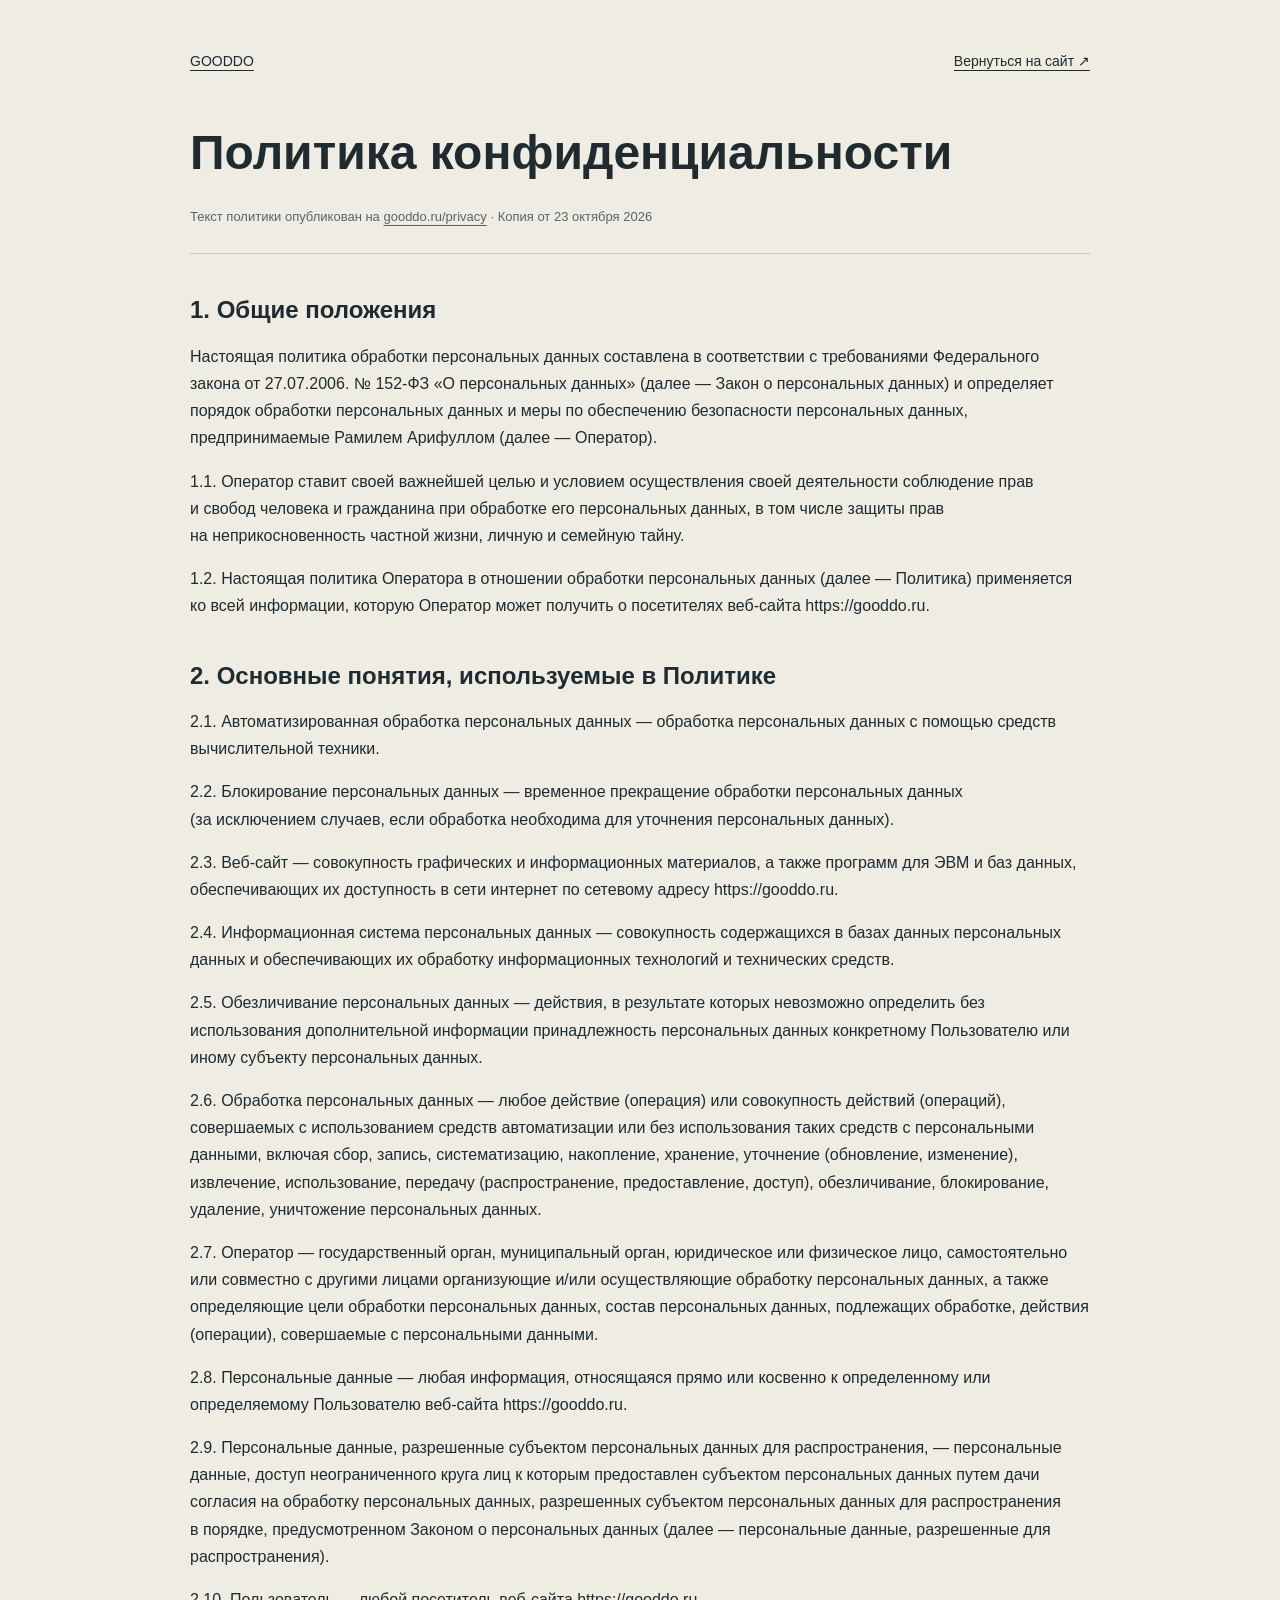
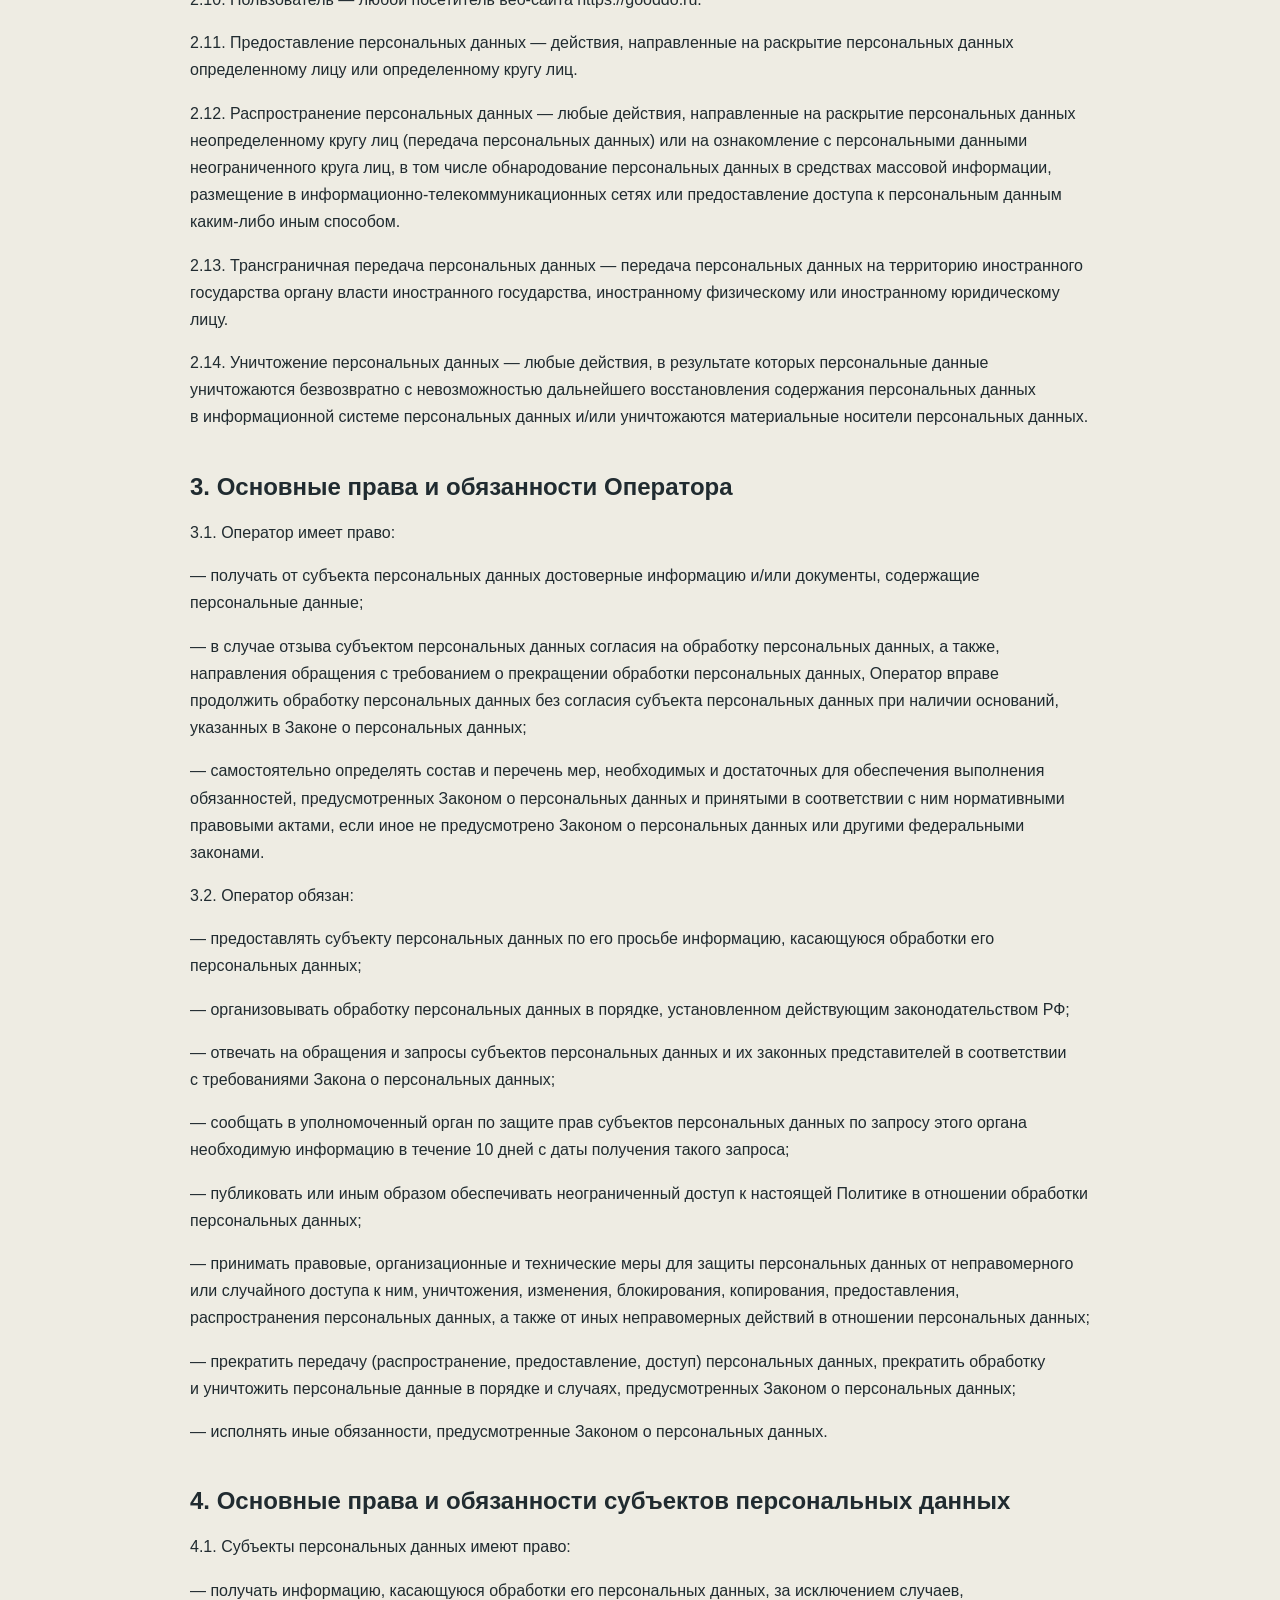
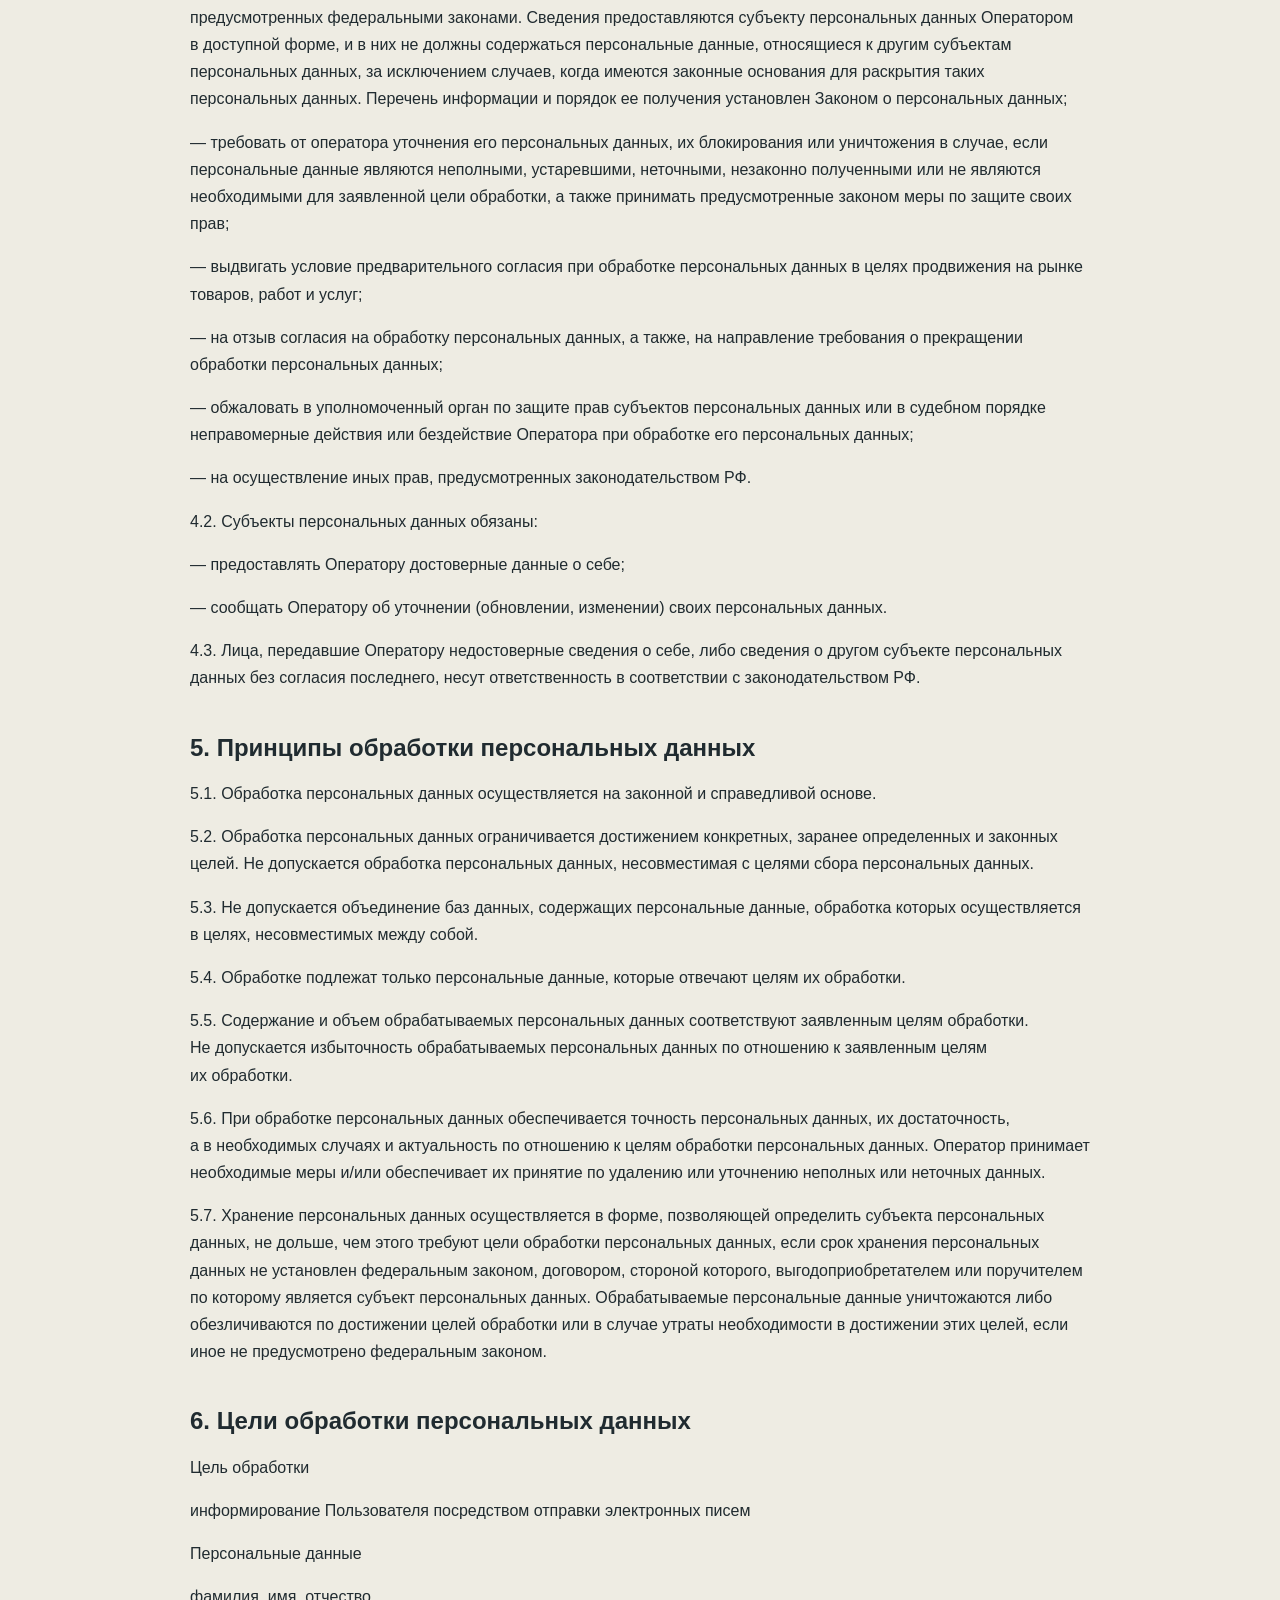
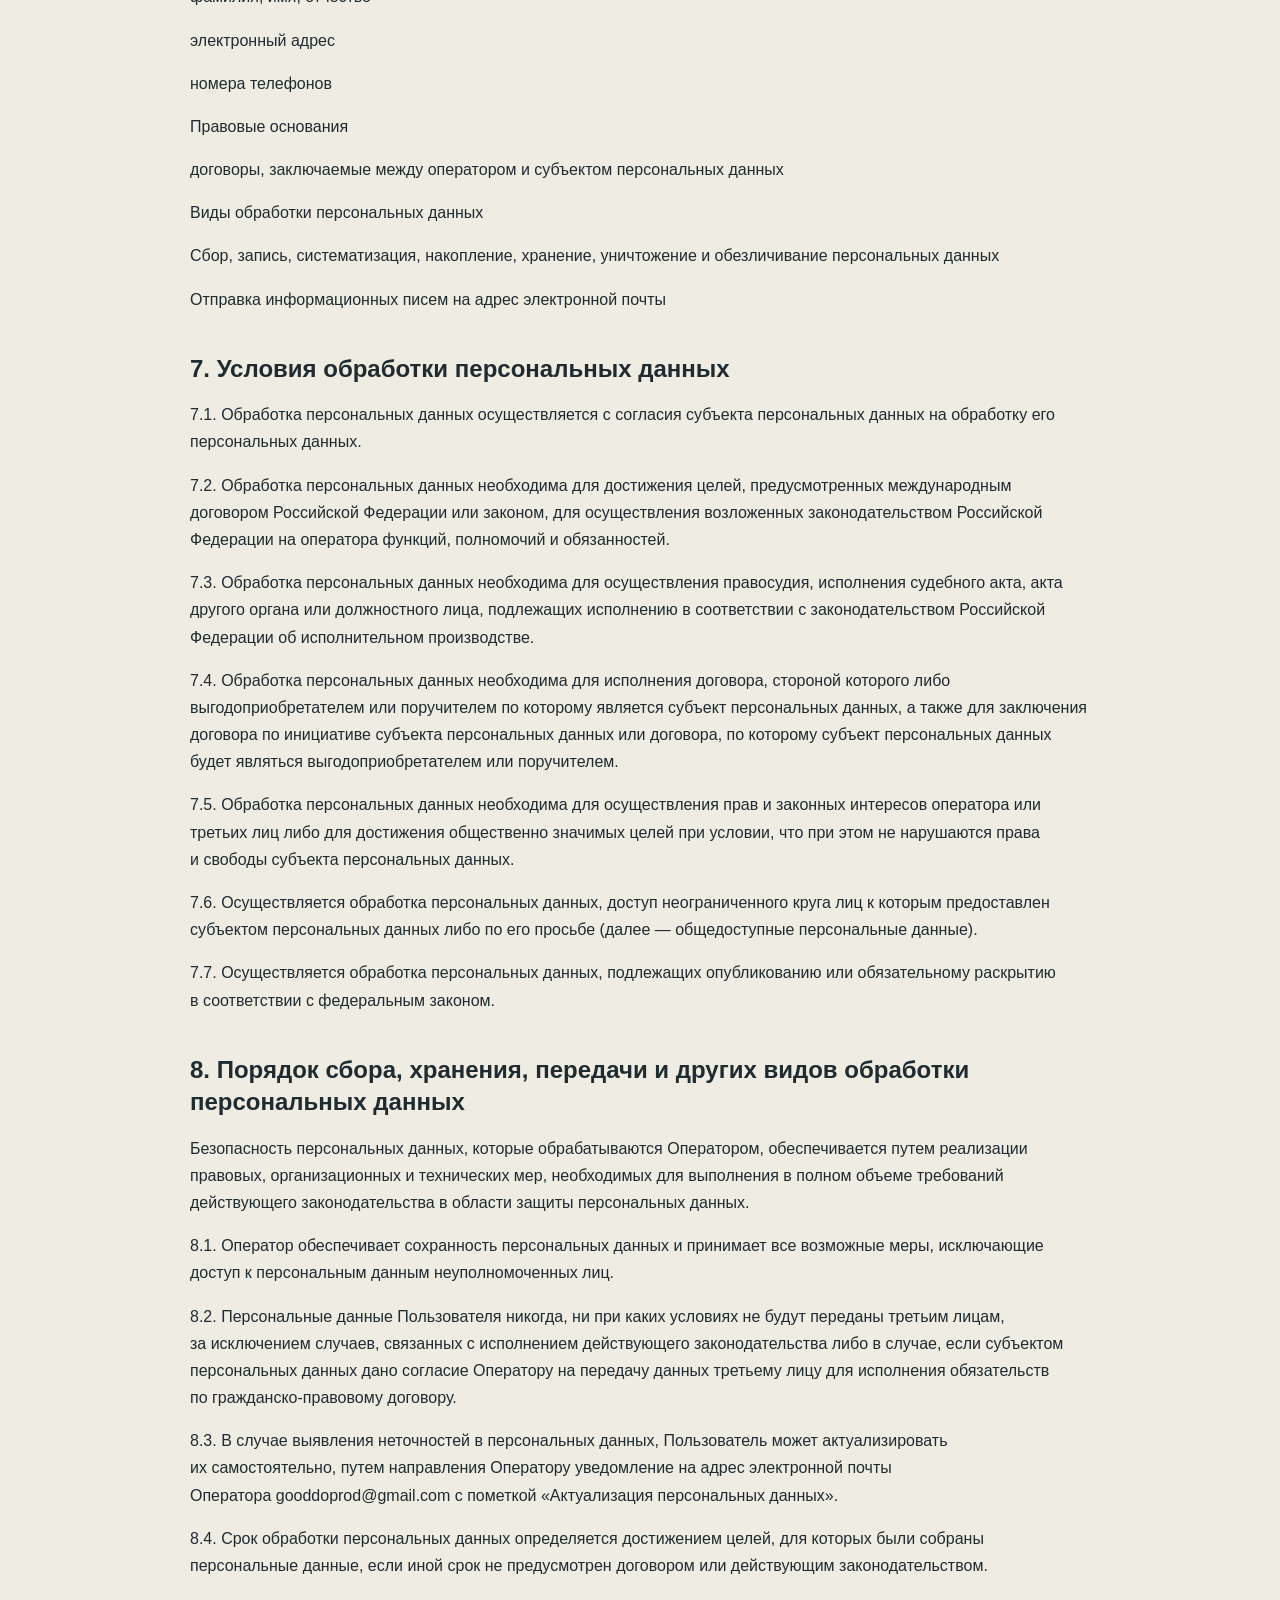
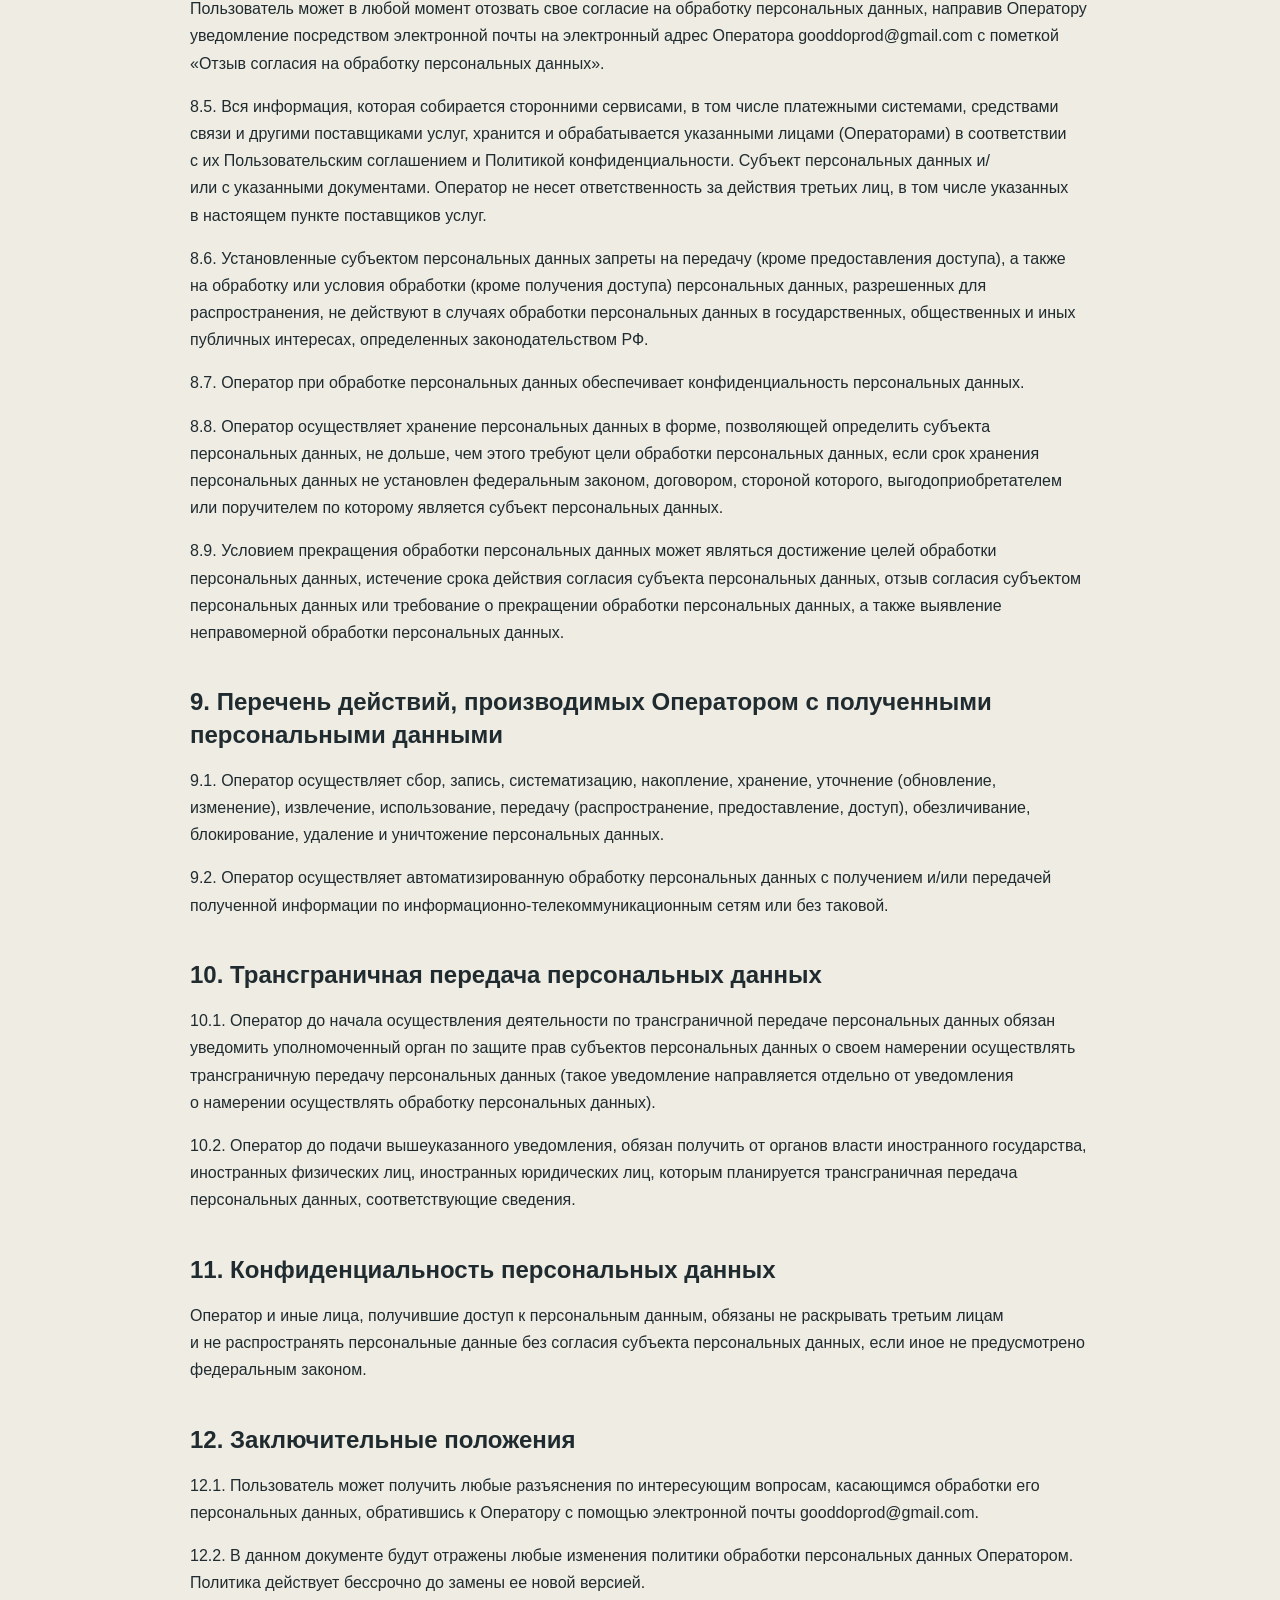
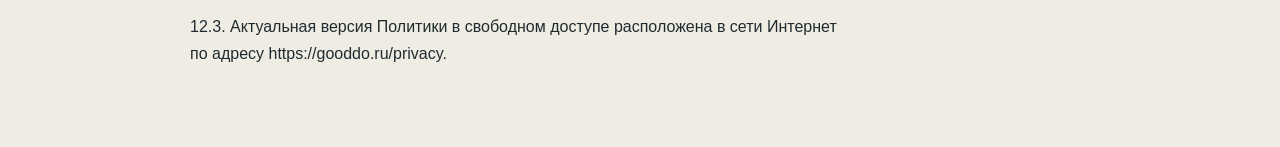
<file: privacy.html>
<!doctype html><html lang="ru"><head><meta charset="utf-8"><meta name="viewport" content="width=device-width,initial-scale=1"><title>Политика конфиденциальности — GoodDo</title><style>*{box-sizing:border-box}body{margin:0;background:#eeece3;color:#202b30;font:16px/1.7 Arial,sans-serif}main{width:min(900px,90vw);margin:50px auto 80px}a{color:inherit;text-underline-offset:4px}header{display:flex;justify-content:space-between;gap:20px;margin-bottom:50px;font-size:14px}h1{font-size:clamp(30px,5vw,48px);line-height:1.2;margin:0 0 25px}h2{font-size:24px;line-height:1.35;margin:40px 0 15px}p{overflow-wrap:anywhere}.source{font-size:13px;color:#56656a;border-bottom:1px solid #26323833;padding-bottom:25px}@media(max-width:600px){main{margin-top:25px}header{margin-bottom:30px}h2{font-size:21px}body{font-size:15px}}</style></head><body><main><header><a href="index.html">GOODDO</a><a href="index.html#contacts">Вернуться на сайт ↗</a></header><h1>Политика конфиденциальности</h1><p class="source">Текст политики опубликован на <a href="https://gooddo.ru/privacy" target="_blank" rel="noopener">gooddo.ru/privacy</a> · Копия от 23 октября 2026</p><h2>1. Общие положения</h2>
<p>Настоящая политика обработки персональных данных составлена в соответствии с требованиями Федерального закона от 27.07.2006. № 152-ФЗ «О персональных данных» (далее — Закон о персональных данных) и определяет порядок обработки персональных данных и меры по обеспечению безопасности персональных данных, предпринимаемые Рамилем Арифуллом (далее — Оператор).</p>
<p>1.1. Оператор ставит своей важнейшей целью и условием осуществления своей деятельности соблюдение прав и свобод человека и гражданина при обработке его персональных данных, в том числе защиты прав на неприкосновенность частной жизни, личную и семейную тайну.</p>
<p>1.2. Настоящая политика Оператора в отношении обработки персональных данных (далее — Политика) применяется ко всей информации, которую Оператор может получить о посетителях веб-сайта https://gooddo.ru.</p>
<h2>2. Основные понятия, используемые в Политике</h2>
<p>2.1. Автоматизированная обработка персональных данных — обработка персональных данных с помощью средств вычислительной техники.</p>
<p>2.2. Блокирование персональных данных — временное прекращение обработки персональных данных (за исключением случаев, если обработка необходима для уточнения персональных данных).</p>
<p>2.3. Веб-сайт — совокупность графических и информационных материалов, а также программ для ЭВМ и баз данных, обеспечивающих их доступность в сети интернет по сетевому адресу https://gooddo.ru.</p>
<p>2.4. Информационная система персональных данных — совокупность содержащихся в базах данных персональных данных и обеспечивающих их обработку информационных технологий и технических средств.</p>
<p>2.5. Обезличивание персональных данных — действия, в результате которых невозможно определить без использования дополнительной информации принадлежность персональных данных конкретному Пользователю или иному субъекту персональных данных.</p>
<p>2.6. Обработка персональных данных — любое действие (операция) или совокупность действий (операций), совершаемых с использованием средств автоматизации или без использования таких средств с персональными данными, включая сбор, запись, систематизацию, накопление, хранение, уточнение (обновление, изменение), извлечение, использование, передачу (распространение, предоставление, доступ), обезличивание, блокирование, удаление, уничтожение персональных данных.</p>
<p>2.7. Оператор — государственный орган, муниципальный орган, юридическое или физическое лицо, самостоятельно или совместно с другими лицами организующие и/или осуществляющие обработку персональных данных, а также определяющие цели обработки персональных данных, состав персональных данных, подлежащих обработке, действия (операции), совершаемые с персональными данными.</p>
<p>2.8. Персональные данные — любая информация, относящаяся прямо или косвенно к определенному или определяемому Пользователю веб-сайта https://gooddo.ru.</p>
<p>2.9. Персональные данные, разрешенные субъектом персональных данных для распространения, — персональные данные, доступ неограниченного круга лиц к которым предоставлен субъектом персональных данных путем дачи согласия на обработку персональных данных, разрешенных субъектом персональных данных для распространения в порядке, предусмотренном Законом о персональных данных (далее — персональные данные, разрешенные для распространения).</p>
<p>2.10. Пользователь — любой посетитель веб-сайта https://gooddo.ru.</p>
<p>2.11. Предоставление персональных данных — действия, направленные на раскрытие персональных данных определенному лицу или определенному кругу лиц.</p>
<p>2.12. Распространение персональных данных — любые действия, направленные на раскрытие персональных данных неопределенному кругу лиц (передача персональных данных) или на ознакомление с персональными данными неограниченного круга лиц, в том числе обнародование персональных данных в средствах массовой информации, размещение в информационно-телекоммуникационных сетях или предоставление доступа к персональным данным каким-либо иным способом.</p>
<p>2.13. Трансграничная передача персональных данных — передача персональных данных на территорию иностранного государства органу власти иностранного государства, иностранному физическому или иностранному юридическому лицу.</p>
<p>2.14. Уничтожение персональных данных — любые действия, в результате которых персональные данные уничтожаются безвозвратно с невозможностью дальнейшего восстановления содержания персональных данных в информационной системе персональных данных и/или уничтожаются материальные носители персональных данных.</p>
<h2>3. Основные права и обязанности Оператора</h2>
<p>3.1. Оператор имеет право:</p>
<p>— получать от субъекта персональных данных достоверные информацию и/или документы, содержащие персональные данные;</p>
<p>— в случае отзыва субъектом персональных данных согласия на обработку персональных данных, а также, направления обращения с требованием о прекращении обработки персональных данных, Оператор вправе продолжить обработку персональных данных без согласия субъекта персональных данных при наличии оснований, указанных в Законе о персональных данных;</p>
<p>— самостоятельно определять состав и перечень мер, необходимых и достаточных для обеспечения выполнения обязанностей, предусмотренных Законом о персональных данных и принятыми в соответствии с ним нормативными правовыми актами, если иное не предусмотрено Законом о персональных данных или другими федеральными законами.</p>
<p>3.2. Оператор обязан:</p>
<p>— предоставлять субъекту персональных данных по его просьбе информацию, касающуюся обработки его персональных данных;</p>
<p>— организовывать обработку персональных данных в порядке, установленном действующим законодательством РФ;</p>
<p>— отвечать на обращения и запросы субъектов персональных данных и их законных представителей в соответствии с требованиями Закона о персональных данных;</p>
<p>— сообщать в уполномоченный орган по защите прав субъектов персональных данных по запросу этого органа необходимую информацию в течение 10 дней с даты получения такого запроса;</p>
<p>— публиковать или иным образом обеспечивать неограниченный доступ к настоящей Политике в отношении обработки персональных данных;</p>
<p>— принимать правовые, организационные и технические меры для защиты персональных данных от неправомерного или случайного доступа к ним, уничтожения, изменения, блокирования, копирования, предоставления, распространения персональных данных, а также от иных неправомерных действий в отношении персональных данных;</p>
<p>— прекратить передачу (распространение, предоставление, доступ) персональных данных, прекратить обработку и уничтожить персональные данные в порядке и случаях, предусмотренных Законом о персональных данных;</p>
<p>— исполнять иные обязанности, предусмотренные Законом о персональных данных.</p>
<h2>4. Основные права и обязанности субъектов персональных данных</h2>
<p>4.1. Субъекты персональных данных имеют право:</p>
<p>— получать информацию, касающуюся обработки его персональных данных, за исключением случаев, предусмотренных федеральными законами. Сведения предоставляются субъекту персональных данных Оператором в доступной форме, и в них не должны содержаться персональные данные, относящиеся к другим субъектам персональных данных, за исключением случаев, когда имеются законные основания для раскрытия таких персональных данных. Перечень информации и порядок ее получения установлен Законом о персональных данных;</p>
<p>— требовать от оператора уточнения его персональных данных, их блокирования или уничтожения в случае, если персональные данные являются неполными, устаревшими, неточными, незаконно полученными или не являются необходимыми для заявленной цели обработки, а также принимать предусмотренные законом меры по защите своих прав;</p>
<p>— выдвигать условие предварительного согласия при обработке персональных данных в целях продвижения на рынке товаров, работ и услуг;</p>
<p>— на отзыв согласия на обработку персональных данных, а также, на направление требования о прекращении обработки персональных данных;</p>
<p>— обжаловать в уполномоченный орган по защите прав субъектов персональных данных или в судебном порядке неправомерные действия или бездействие Оператора при обработке его персональных данных;</p>
<p>— на осуществление иных прав, предусмотренных законодательством РФ.</p>
<p>4.2. Субъекты персональных данных обязаны:</p>
<p>— предоставлять Оператору достоверные данные о себе;</p>
<p>— сообщать Оператору об уточнении (обновлении, изменении) своих персональных данных.</p>
<p>4.3. Лица, передавшие Оператору недостоверные сведения о себе, либо сведения о другом субъекте персональных данных без согласия последнего, несут ответственность в соответствии с законодательством РФ.</p>
<h2>5. Принципы обработки персональных данных</h2>
<p>5.1. Обработка персональных данных осуществляется на законной и справедливой основе.</p>
<p>5.2. Обработка персональных данных ограничивается достижением конкретных, заранее определенных и законных целей. Не допускается обработка персональных данных, несовместимая с целями сбора персональных данных.</p>
<p>5.3. Не допускается объединение баз данных, содержащих персональные данные, обработка которых осуществляется в целях, несовместимых между собой.</p>
<p>5.4. Обработке подлежат только персональные данные, которые отвечают целям их обработки.</p>
<p>5.5. Содержание и объем обрабатываемых персональных данных соответствуют заявленным целям обработки. Не допускается избыточность обрабатываемых персональных данных по отношению к заявленным целям их обработки.</p>
<p>5.6. При обработке персональных данных обеспечивается точность персональных данных, их достаточность, а в необходимых случаях и актуальность по отношению к целям обработки персональных данных. Оператор принимает необходимые меры и/или обеспечивает их принятие по удалению или уточнению неполных или неточных данных.</p>
<p>5.7. Хранение персональных данных осуществляется в форме, позволяющей определить субъекта персональных данных, не дольше, чем этого требуют цели обработки персональных данных, если срок хранения персональных данных не установлен федеральным законом, договором, стороной которого, выгодоприобретателем или поручителем по которому является субъект персональных данных. Обрабатываемые персональные данные уничтожаются либо обезличиваются по достижении целей обработки или в случае утраты необходимости в достижении этих целей, если иное не предусмотрено федеральным законом.</p>
<h2>6. Цели обработки персональных данных</h2>
<p>Цель обработки</p>
<p>информирование Пользователя посредством отправки электронных писем</p>
<p>Персональные данные</p>
<p>фамилия, имя, отчество</p>
<p>электронный адрес</p>
<p>номера телефонов</p>
<p>Правовые основания</p>
<p>договоры, заключаемые между оператором и субъектом персональных данных</p>
<p>Виды обработки персональных данных</p>
<p>Сбор, запись, систематизация, накопление, хранение, уничтожение и обезличивание персональных данных</p>
<p>Отправка информационных писем на адрес электронной почты</p>
<h2>7. Условия обработки персональных данных</h2>
<p>7.1. Обработка персональных данных осуществляется с согласия субъекта персональных данных на обработку его персональных данных.</p>
<p>7.2. Обработка персональных данных необходима для достижения целей, предусмотренных международным договором Российской Федерации или законом, для осуществления возложенных законодательством Российской Федерации на оператора функций, полномочий и обязанностей.</p>
<p>7.3. Обработка персональных данных необходима для осуществления правосудия, исполнения судебного акта, акта другого органа или должностного лица, подлежащих исполнению в соответствии с законодательством Российской Федерации об исполнительном производстве.</p>
<p>7.4. Обработка персональных данных необходима для исполнения договора, стороной которого либо выгодоприобретателем или поручителем по которому является субъект персональных данных, а также для заключения договора по инициативе субъекта персональных данных или договора, по которому субъект персональных данных будет являться выгодоприобретателем или поручителем.</p>
<p>7.5. Обработка персональных данных необходима для осуществления прав и законных интересов оператора или третьих лиц либо для достижения общественно значимых целей при условии, что при этом не нарушаются права и свободы субъекта персональных данных.</p>
<p>7.6. Осуществляется обработка персональных данных, доступ неограниченного круга лиц к которым предоставлен субъектом персональных данных либо по его просьбе (далее — общедоступные персональные данные).</p>
<p>7.7. Осуществляется обработка персональных данных, подлежащих опубликованию или обязательному раскрытию в соответствии с федеральным законом.</p>
<h2>8. Порядок сбора, хранения, передачи и других видов обработки персональных данных</h2>
<p>Безопасность персональных данных, которые обрабатываются Оператором, обеспечивается путем реализации правовых, организационных и технических мер, необходимых для выполнения в полном объеме требований действующего законодательства в области защиты персональных данных.</p>
<p>8.1. Оператор обеспечивает сохранность персональных данных и принимает все возможные меры, исключающие доступ к персональным данным неуполномоченных лиц.</p>
<p>8.2. Персональные данные Пользователя никогда, ни при каких условиях не будут переданы третьим лицам, за исключением случаев, связанных с исполнением действующего законодательства либо в случае, если субъектом персональных данных дано согласие Оператору на передачу данных третьему лицу для исполнения обязательств по гражданско-правовому договору.</p>
<p>8.3. В случае выявления неточностей в персональных данных, Пользователь может актуализировать их самостоятельно, путем направления Оператору уведомление на адрес электронной почты Оператора gooddoprod@gmail.com с пометкой «Актуализация персональных данных».</p>
<p>8.4. Срок обработки персональных данных определяется достижением целей, для которых были собраны персональные данные, если иной срок не предусмотрен договором или действующим законодательством.</p>
<p>Пользователь может в любой момент отозвать свое согласие на обработку персональных данных, направив Оператору уведомление посредством электронной почты на электронный адрес Оператора gooddoprod@gmail.com с пометкой «Отзыв согласия на обработку персональных данных».</p>
<p>8.5. Вся информация, которая собирается сторонними сервисами, в том числе платежными системами, средствами связи и другими поставщиками услуг, хранится и обрабатывается указанными лицами (Операторами) в соответствии с их Пользовательским соглашением и Политикой конфиденциальности. Субъект персональных данных и/или с указанными документами. Оператор не несет ответственность за действия третьих лиц, в том числе указанных в настоящем пункте поставщиков услуг.</p>
<p>8.6. Установленные субъектом персональных данных запреты на передачу (кроме предоставления доступа), а также на обработку или условия обработки (кроме получения доступа) персональных данных, разрешенных для распространения, не действуют в случаях обработки персональных данных в государственных, общественных и иных публичных интересах, определенных законодательством РФ.</p>
<p>8.7. Оператор при обработке персональных данных обеспечивает конфиденциальность персональных данных.</p>
<p>8.8. Оператор осуществляет хранение персональных данных в форме, позволяющей определить субъекта персональных данных, не дольше, чем этого требуют цели обработки персональных данных, если срок хранения персональных данных не установлен федеральным законом, договором, стороной которого, выгодоприобретателем или поручителем по которому является субъект персональных данных.</p>
<p>8.9. Условием прекращения обработки персональных данных может являться достижение целей обработки персональных данных, истечение срока действия согласия субъекта персональных данных, отзыв согласия субъектом персональных данных или требование о прекращении обработки персональных данных, а также выявление неправомерной обработки персональных данных.</p>
<h2>9. Перечень действий, производимых Оператором с полученными персональными данными</h2>
<p>9.1. Оператор осуществляет сбор, запись, систематизацию, накопление, хранение, уточнение (обновление, изменение), извлечение, использование, передачу (распространение, предоставление, доступ), обезличивание, блокирование, удаление и уничтожение персональных данных.</p>
<p>9.2. Оператор осуществляет автоматизированную обработку персональных данных с получением и/или передачей полученной информации по информационно-телекоммуникационным сетям или без таковой.</p>
<h2>10. Трансграничная передача персональных данных</h2>
<p>10.1. Оператор до начала осуществления деятельности по трансграничной передаче персональных данных обязан уведомить уполномоченный орган по защите прав субъектов персональных данных о своем намерении осуществлять трансграничную передачу персональных данных (такое уведомление направляется отдельно от уведомления о намерении осуществлять обработку персональных данных).</p>
<p>10.2. Оператор до подачи вышеуказанного уведомления, обязан получить от органов власти иностранного государства, иностранных физических лиц, иностранных юридических лиц, которым планируется трансграничная передача персональных данных, соответствующие сведения.</p>
<h2>11. Конфиденциальность персональных данных</h2>
<p>Оператор и иные лица, получившие доступ к персональным данным, обязаны не раскрывать третьим лицам и не распространять персональные данные без согласия субъекта персональных данных, если иное не предусмотрено федеральным законом.</p>
<h2>12. Заключительные положения</h2>
<p>12.1. Пользователь может получить любые разъяснения по интересующим вопросам, касающимся обработки его персональных данных, обратившись к Оператору с помощью электронной почты gooddoprod@gmail.com.</p>
<p>12.2. В данном документе будут отражены любые изменения политики обработки персональных данных Оператором. Политика действует бессрочно до замены ее новой версией.</p>
<p>12.3. Актуальная версия Политики в свободном доступе расположена в сети Интернет по адресу https://gooddo.ru/privacy.</p></main></body></html>
</file>
